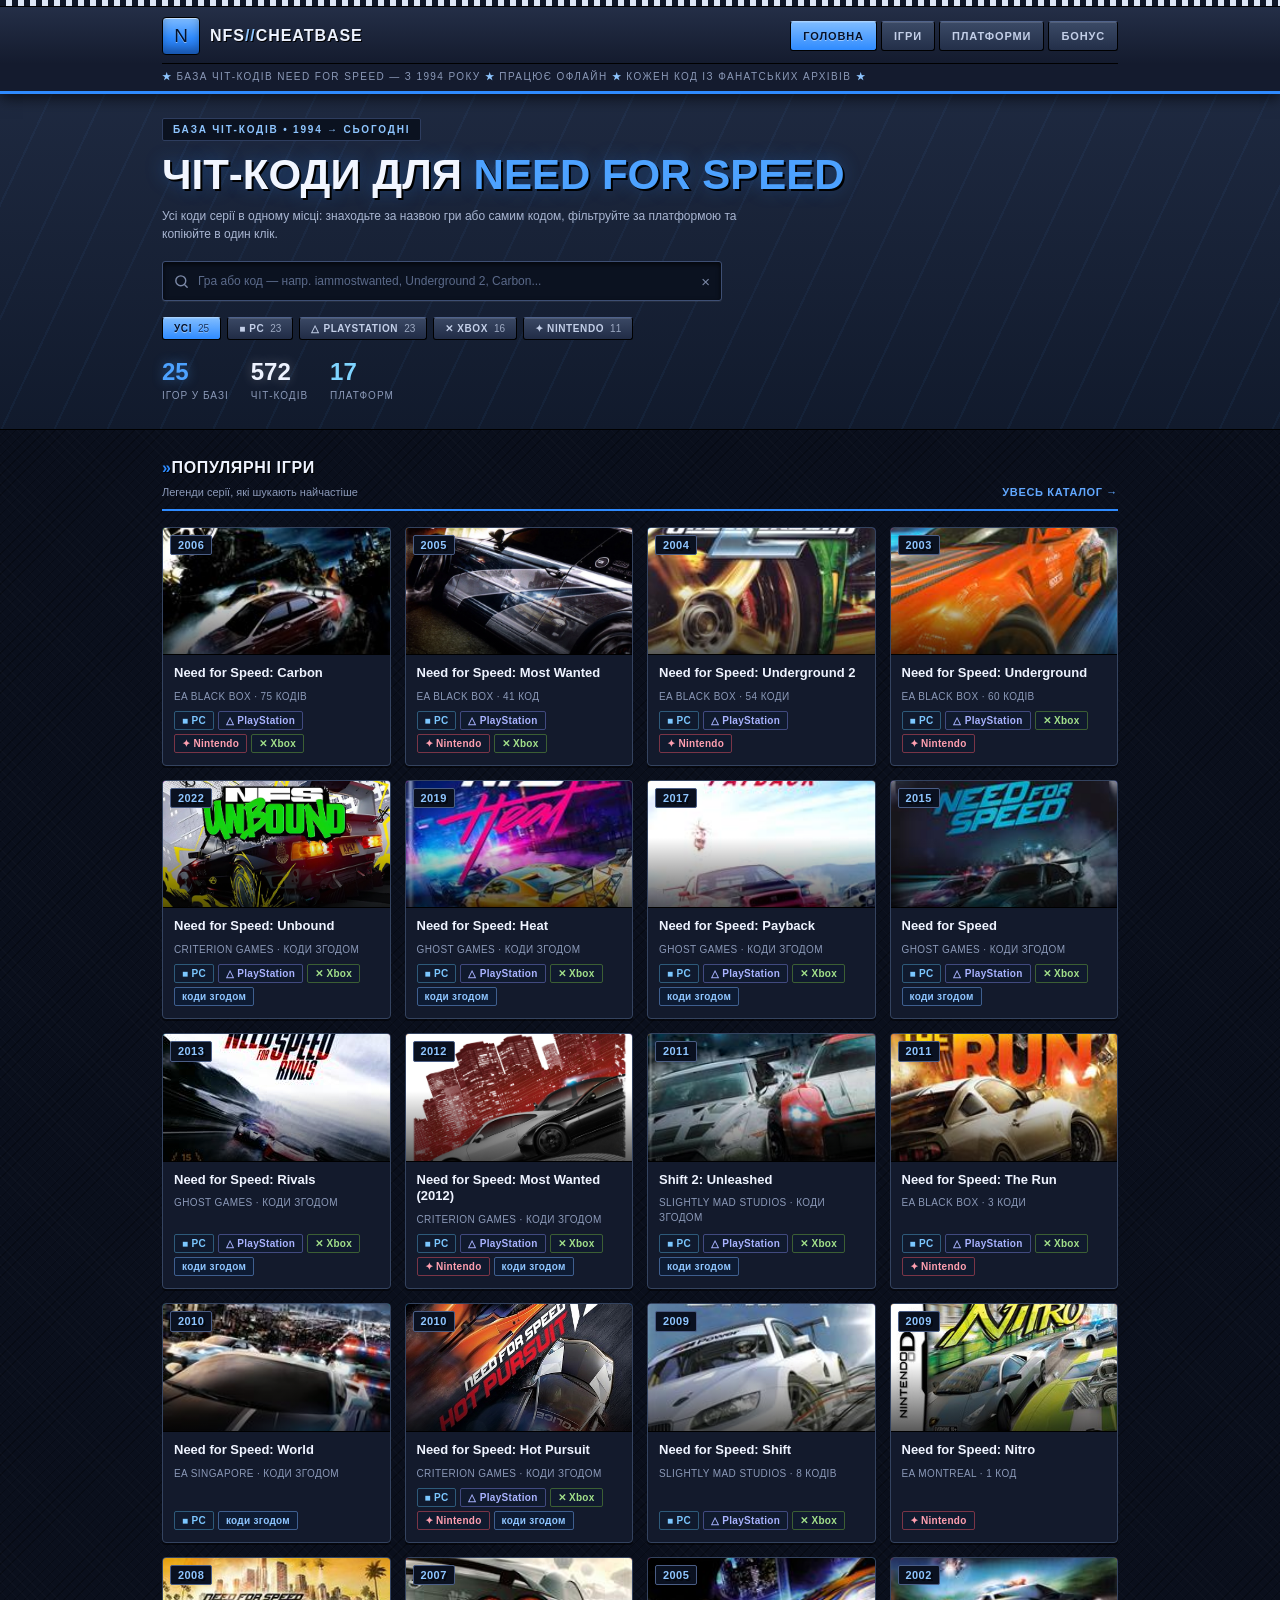
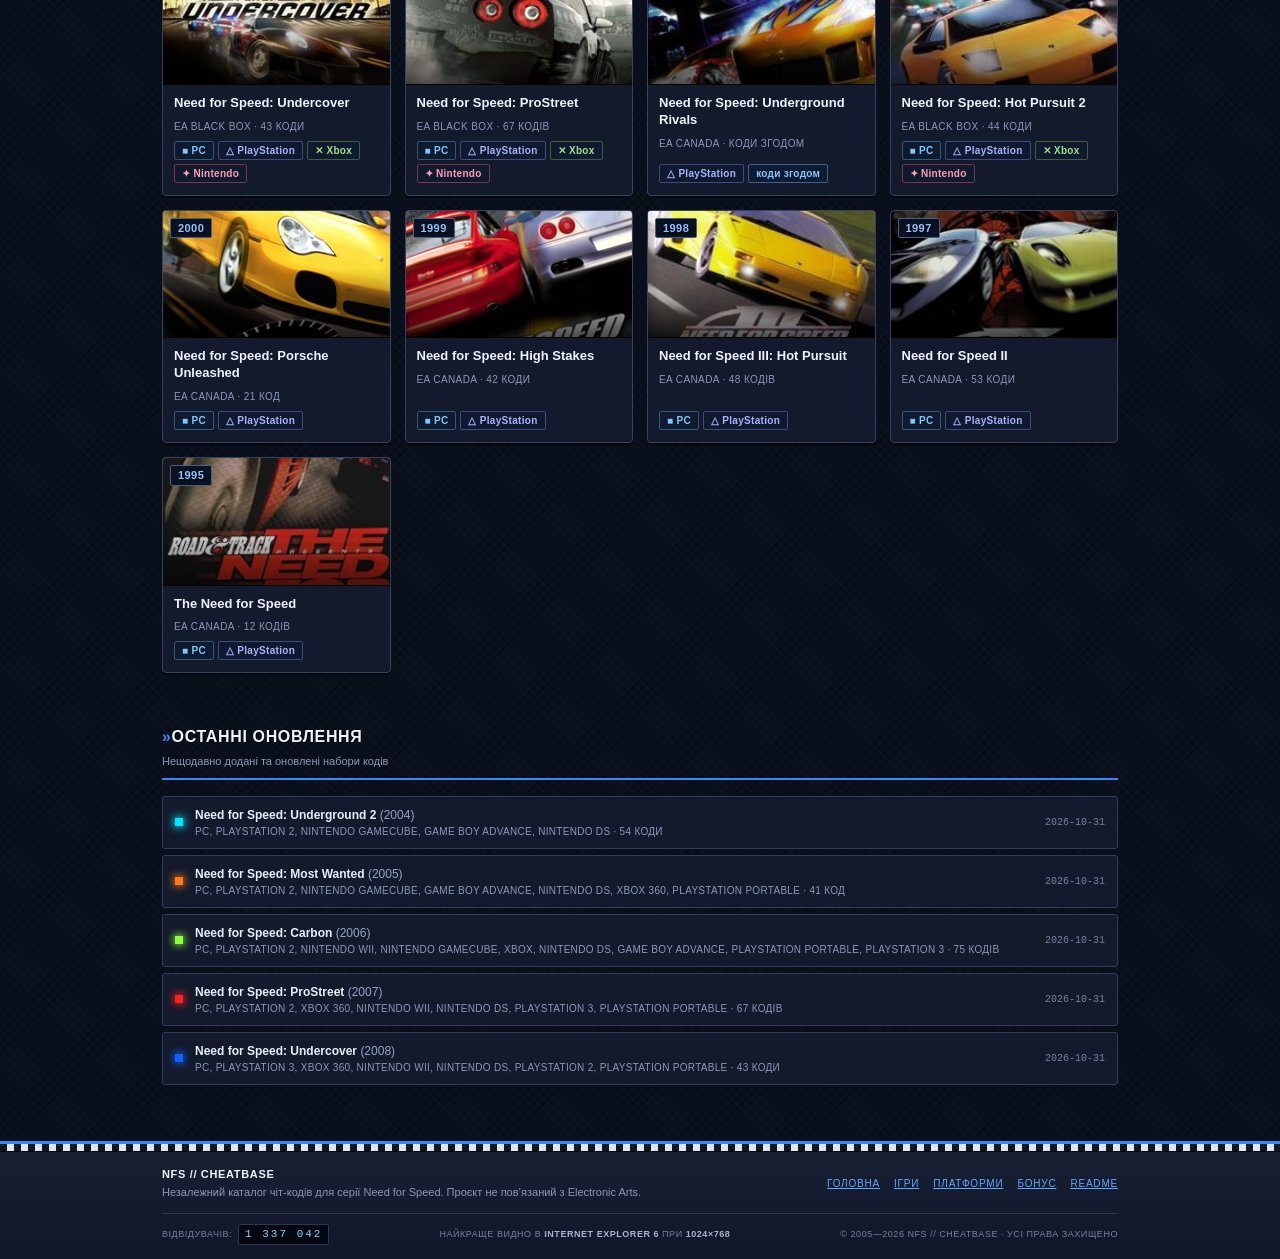
<file: index.html>
<!doctype html>
<html lang="uk">
<head>
  <meta charset="utf-8">
  <meta name="viewport" content="width=device-width, initial-scale=1">
  <title>NFS // CHEATBASE — чіт-коди Need for Speed</title>
  <meta name="description" content="Каталог чіт-кодів для всіх частин Need for Speed: Underground, Most Wanted, Carbon та інших. Пошук, фільтри за платформами, покрокові інструкції.">
  <link rel="stylesheet" href="assets/css/styles.css?v=25">
</head>
<body data-page="home">
  <header id="site-header"></header>

  <main>
    <!-- ================================================================= HERO -->
    <section class="hero">
      <div class="wrap">
        <p class="kicker">База чіт-кодів &bull; 1994 &rarr; сьогодні</p>
        <h1 class="hero-title">Чіт-коди для <span class="grad">Need for Speed</span></h1>
        <p class="hero-sub">
          Усі коди серії в одному місці: знаходьте за назвою гри або самим кодом,
          фільтруйте за платформою та копіюйте в один клік.
        </p>

        <div class="search">
          <div class="search-field">
            <svg width="20" height="20" viewBox="0 0 24 24" fill="none" stroke="currentColor" stroke-width="2" stroke-linecap="round" aria-hidden="true">
              <circle cx="11" cy="11" r="7"></circle><path d="M20 20l-3.2-3.2"></path>
            </svg>
            <label class="sr-only" for="heroSearch">Пошук гри або коду</label>
            <input id="heroSearch" type="search" autocomplete="off" spellcheck="false"
                   placeholder="Гра або код — напр. iammostwanted, Underground 2, Carbon...">
            <button class="search-clear" id="searchClear" type="button" aria-label="Очистити">&times;</button>
          </div>
          <div class="search-results" id="searchResults" hidden></div>
        </div>

        <div class="chips" id="familyChips" role="tablist" aria-label="Фільтр за платформами"></div>

        <div class="hero-stats">
          <div>
            <div class="stat-val neon" id="statGames">—</div>
            <div class="stat-lbl">ігор у базі</div>
          </div>
          <div>
            <div class="stat-val lime" id="statCodes">—</div>
            <div class="stat-lbl">чіт-кодів</div>
          </div>
          <div>
            <div class="stat-val violet" id="statPlatforms">—</div>
            <div class="stat-lbl">платформ</div>
          </div>
        </div>
      </div>
    </section>

    <!-- ============================================================= POPULAR -->
    <section class="section">
      <div class="wrap">
        <div class="section-head">
          <div>
            <h2>Популярні ігри</h2>
            <p class="sub">Легенди серії, які шукають найчастіше</p>
          </div>
          <a class="head-link" href="games.html">Увесь каталог &rarr;</a>
        </div>
        <div class="grid-games" id="popularGrid">
          <div class="loading"><div class="spinner"></div>Завантаження…</div>
        </div>
      </div>
    </section>

    <!-- ============================================================== RECENT -->
    <section class="section">
      <div class="wrap">
        <div class="section-head">
          <div>
            <h2>Останні оновлення</h2>
            <p class="sub">Нещодавно додані та оновлені набори кодів</p>
          </div>
        </div>
        <div class="update-list" id="recentList">
          <div class="loading"><div class="spinner"></div>Завантаження…</div>
        </div>
      </div>
    </section>
  </main>

  <footer id="site-footer"></footer>

  <script src="data/games.js?v=25" defer></script>
  <script src="assets/js/app.js?v=25" defer></script>
  <script src="assets/js/home.js?v=25" defer></script>
</body>
</html>
</file>
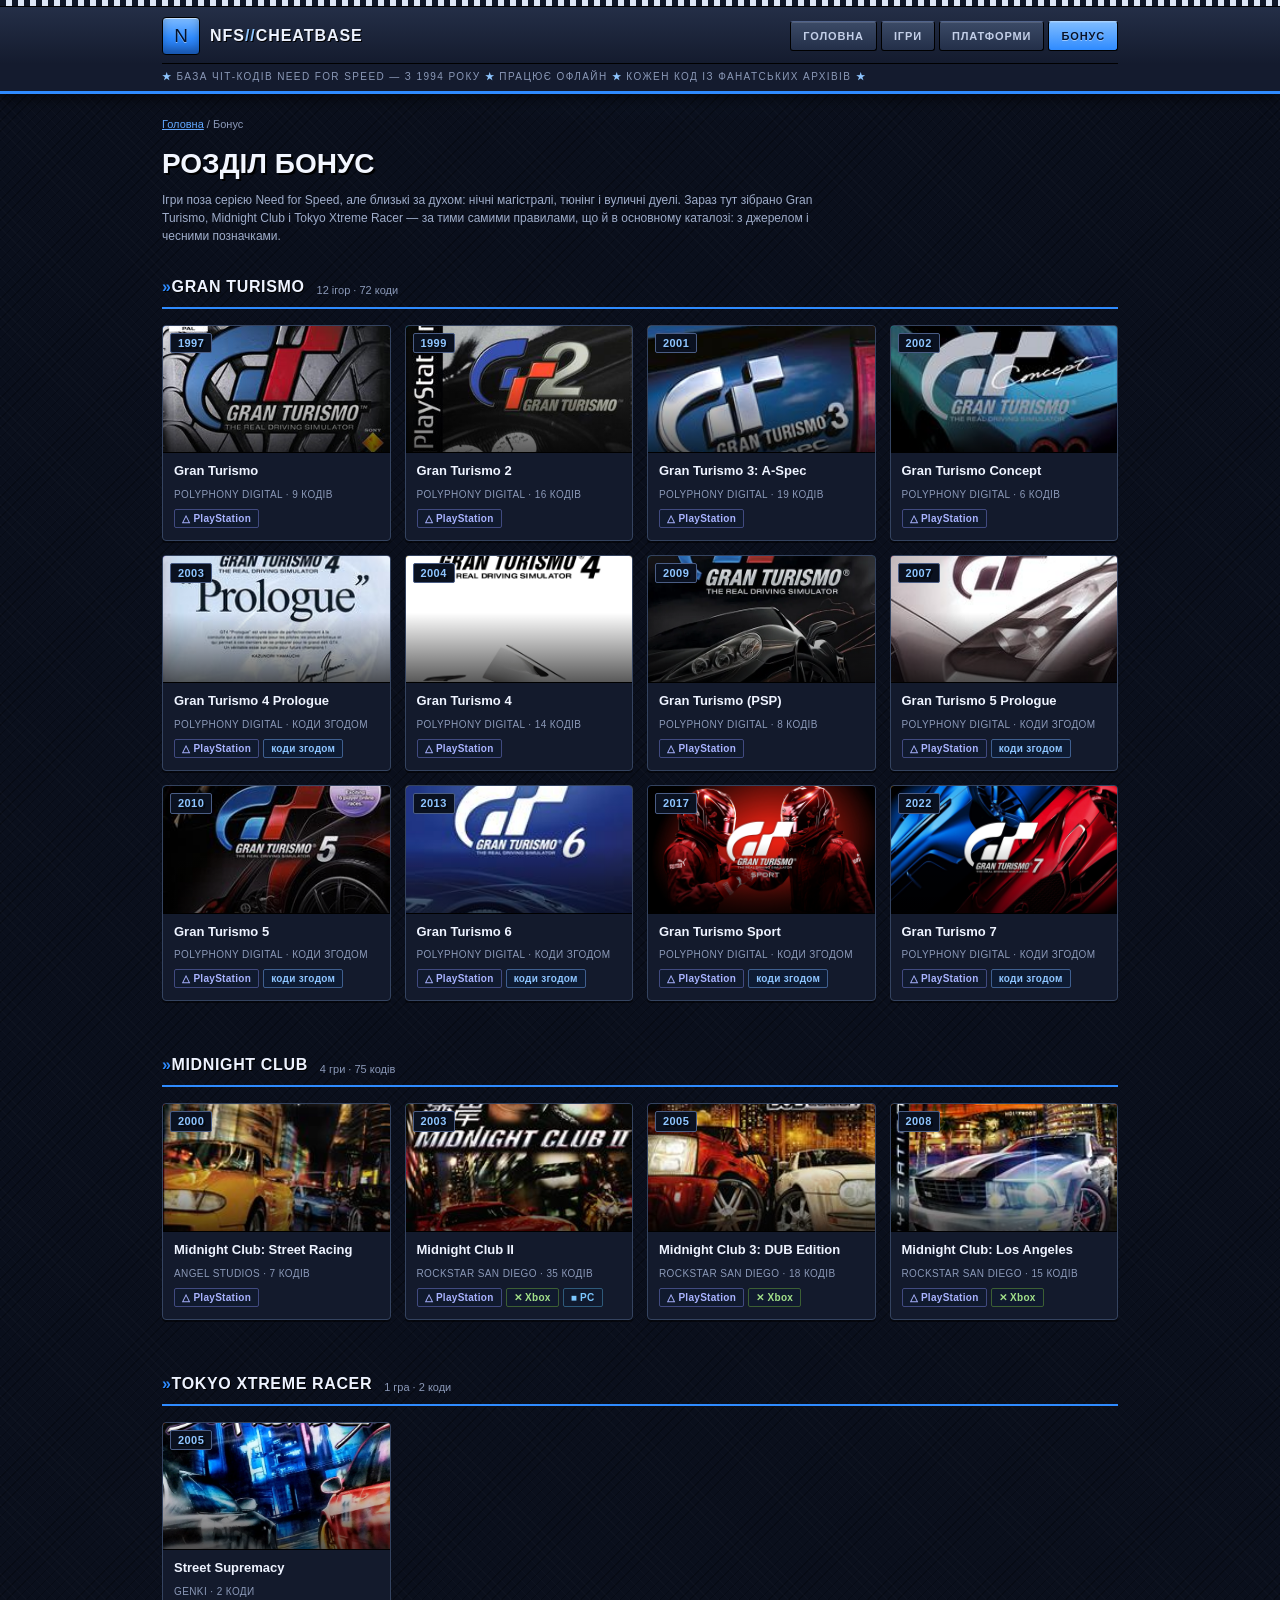
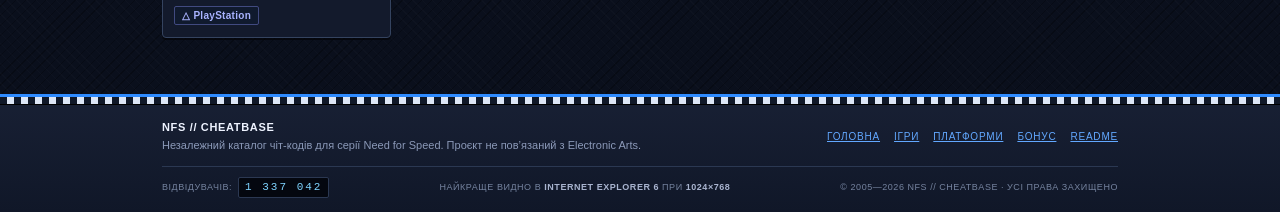
<file: bonus.html>
<!doctype html>
<html lang="uk">
<head>
  <meta charset="utf-8">
  <meta name="viewport" content="width=device-width, initial-scale=1">
  <title>Бонус — NFS // CHEATBASE</title>
  <meta name="description" content="Бонусний розділ: чіт-коди для Gran Turismo, Midnight Club та інших ігор поза серією Need for Speed.">
  <link rel="stylesheet" href="assets/css/styles.css?v=25">
</head>
<body data-page="bonus">
  <header id="site-header"></header>

  <main>
    <div class="wrap">
      <div class="page-head">
        <div class="breadcrumbs"><a href="index.html">Головна</a> / <span>Бонус</span></div>
        <h1>Розділ бонус</h1>
        <p>Ігри поза серією Need for Speed, але близькі за духом: нічні магістралі, тюнінг і
        вуличні дуелі. Зараз тут зібрано Gran Turismo, Midnight Club і Tokyo Xtreme Racer — за
        тими самими правилами, що й в основному каталозі: з джерелом і чесними позначками.</p>
      </div>
    </div>

    <div id="bonusHost">
      <section class="section">
        <div class="wrap">
          <div class="loading"><div class="spinner"></div>Завантаження…</div>
        </div>
      </section>
    </div>
  </main>

  <footer id="site-footer"></footer>

  <script src="data/games.js?v=25" defer></script>
  <script src="assets/js/app.js?v=25" defer></script>
  <script src="assets/js/bonus.js?v=25" defer></script>
</body>
</html>
</file>
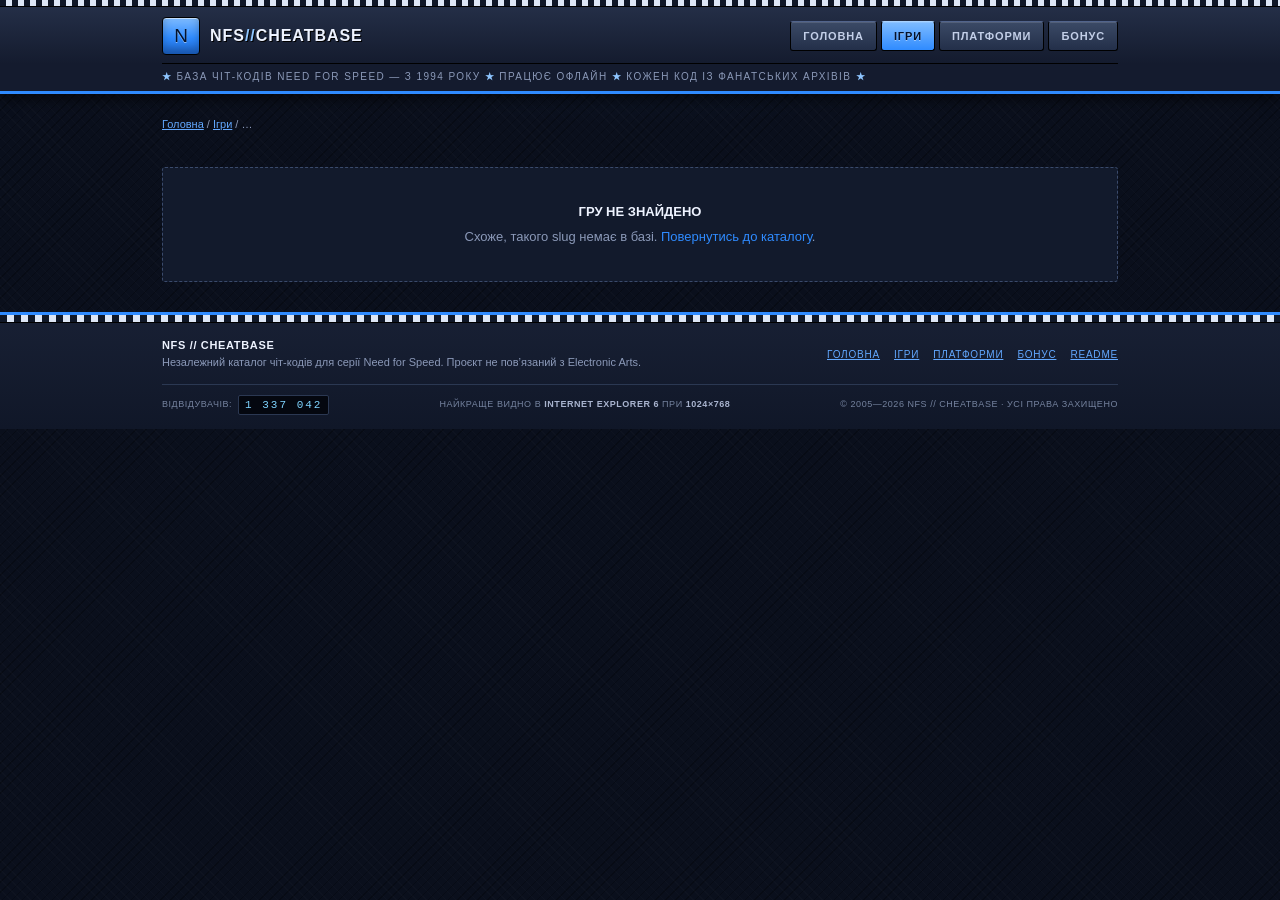
<file: game.html>
<!doctype html>
<html lang="uk">
<head>
  <meta charset="utf-8">
  <meta name="viewport" content="width=device-width, initial-scale=1">
  <title>Гра — NFS // CHEATBASE</title>
  <meta name="description" content="Чіт-коди для обраної гри Need for Speed: усі платформи, категорії та покрокова інструкція.">
  <link rel="stylesheet" href="assets/css/styles.css?v=25">
</head>
<body data-page="games">
  <header id="site-header"></header>

  <main>
    <div class="wrap">
      <div class="page-head">
        <div class="breadcrumbs" id="breadcrumbs">
          <a href="index.html">Головна</a> / <a href="games.html">Ігри</a> / <span>…</span>
        </div>
      </div>
      <div id="gameRoot">
        <div class="loading"><div class="spinner"></div>Завантаження…</div>
      </div>
    </div>
  </main>

  <footer id="site-footer"></footer>

  <script src="data/games.js?v=25" defer></script>
  <script src="assets/js/app.js?v=25" defer></script>
  <script src="assets/js/game.js?v=25" defer></script>
</body>
</html>
</file>
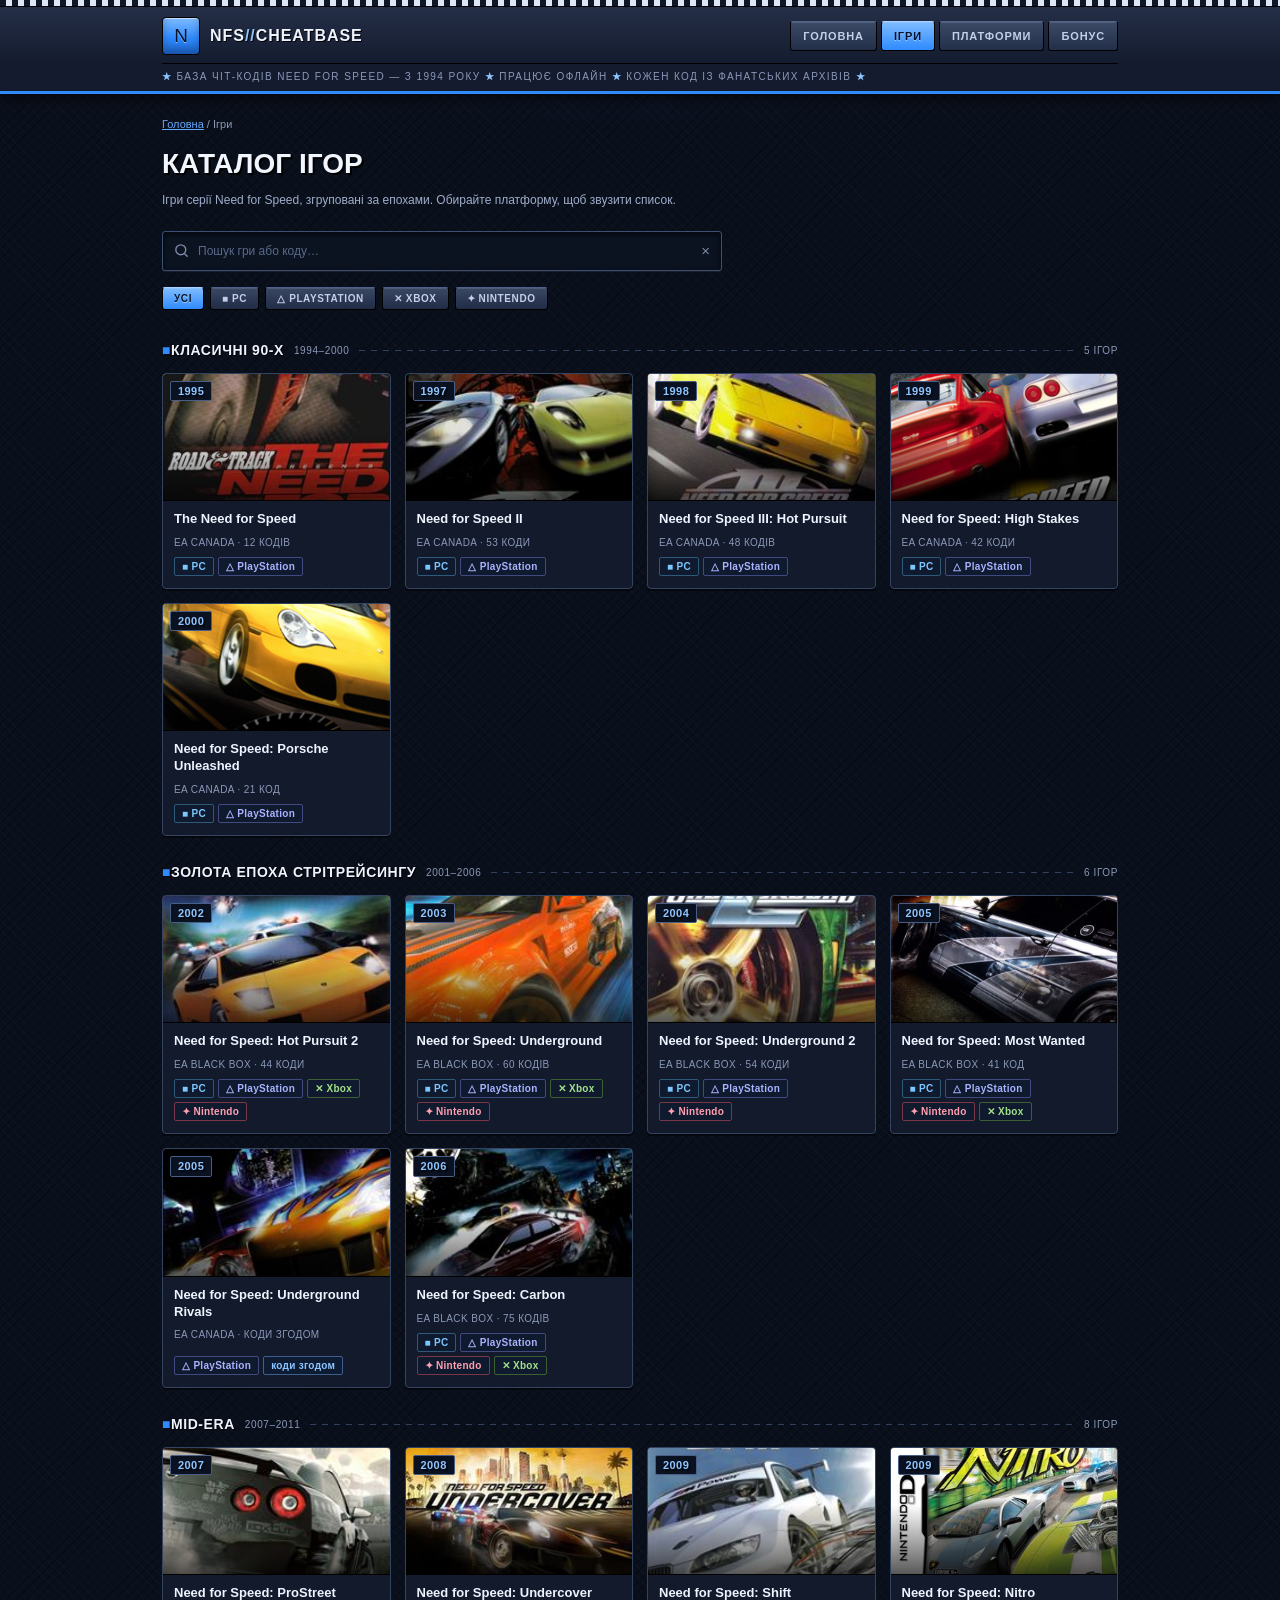
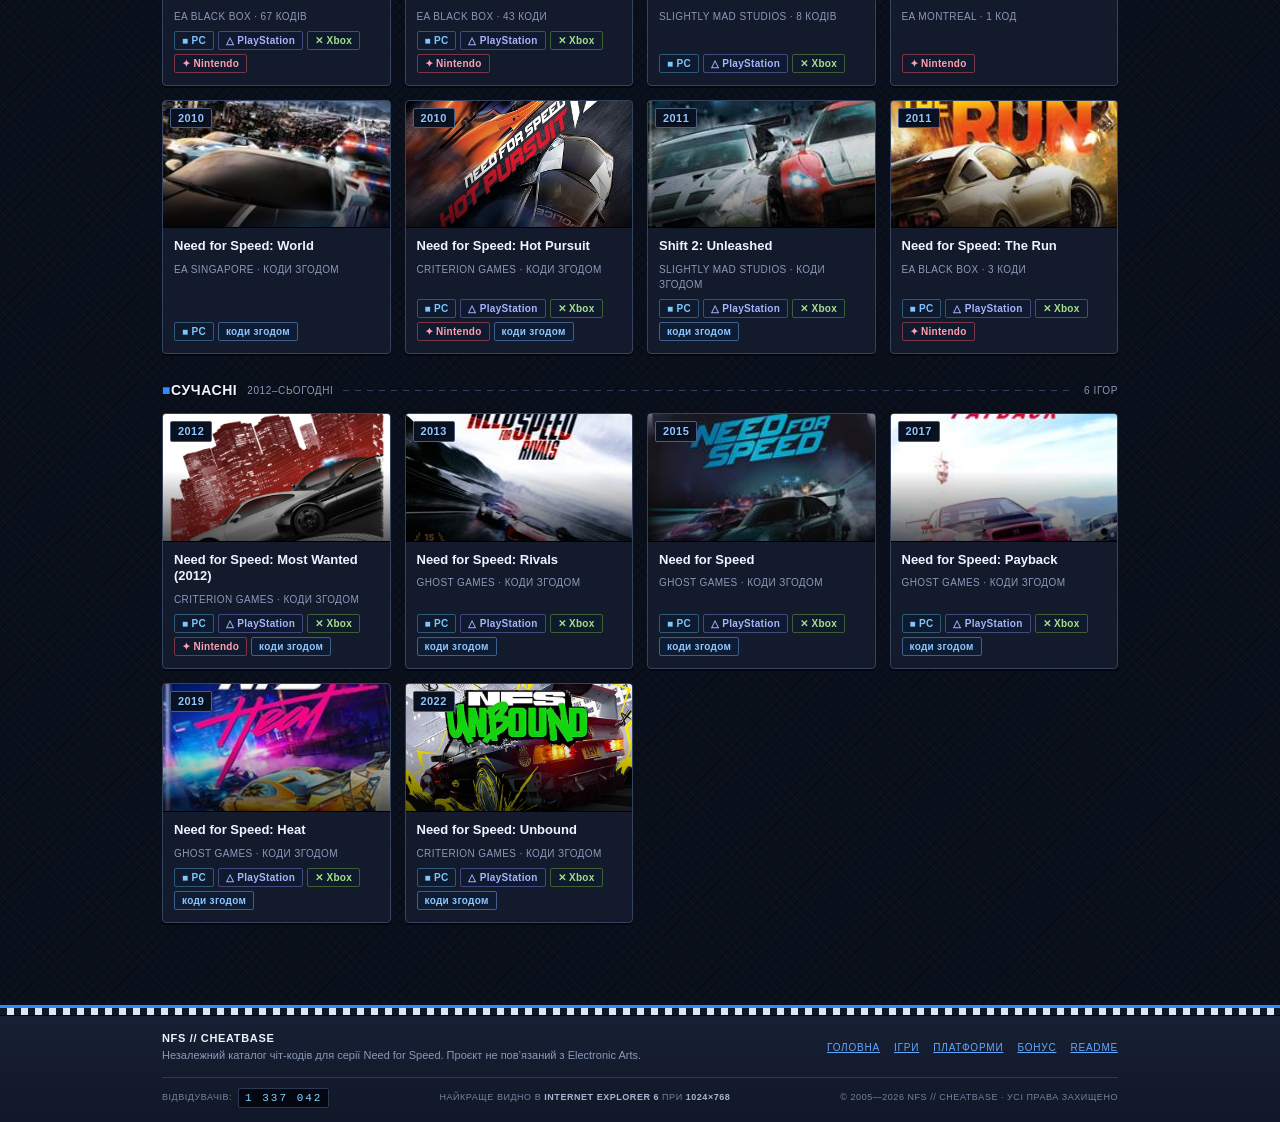
<file: games.html>
<!doctype html>
<html lang="uk">
<head>
  <meta charset="utf-8">
  <meta name="viewport" content="width=device-width, initial-scale=1">
  <title>Каталог ігор — NFS // CHEATBASE</title>
  <meta name="description" content="Усі частини Need for Speed, згруповані за епохами: класика 90-х, золота епоха стрітрейсингу та сучасні ігри.">
  <link rel="stylesheet" href="assets/css/styles.css?v=25">
</head>
<body data-page="games">
  <header id="site-header"></header>

  <main>
    <div class="wrap">
      <div class="page-head">
        <div class="breadcrumbs"><a href="index.html">Головна</a> / <span>Ігри</span></div>
        <h1>Каталог ігор</h1>
        <p>Ігри серії Need for Speed, згруповані за епохами. Обирайте платформу, щоб звузити список.</p>

        <div class="search" style="margin-top:22px">
          <div class="search-field">
            <svg width="20" height="20" viewBox="0 0 24 24" fill="none" stroke="currentColor" stroke-width="2" stroke-linecap="round" aria-hidden="true">
              <circle cx="11" cy="11" r="7"></circle><path d="M20 20l-3.2-3.2"></path>
            </svg>
            <label class="sr-only" for="catalogSearch">Пошук</label>
            <input id="catalogSearch" type="search" autocomplete="off" spellcheck="false" placeholder="Пошук гри або коду…">
            <button class="search-clear" id="searchClear" type="button" aria-label="Очистити">&times;</button>
          </div>
          <div class="search-results" id="searchResults" hidden></div>
        </div>

        <div class="chips" id="catalogChips"></div>
      </div>
    </div>

    <section class="section">
      <div class="wrap">
        <div id="catalog">
          <div class="loading"><div class="spinner"></div>Завантаження…</div>
        </div>
      </div>
    </section>
  </main>

  <footer id="site-footer"></footer>

  <script src="data/games.js?v=25" defer></script>
  <script src="assets/js/app.js?v=25" defer></script>
  <script src="assets/js/catalog.js?v=25" defer></script>
</body>
</html>
</file>
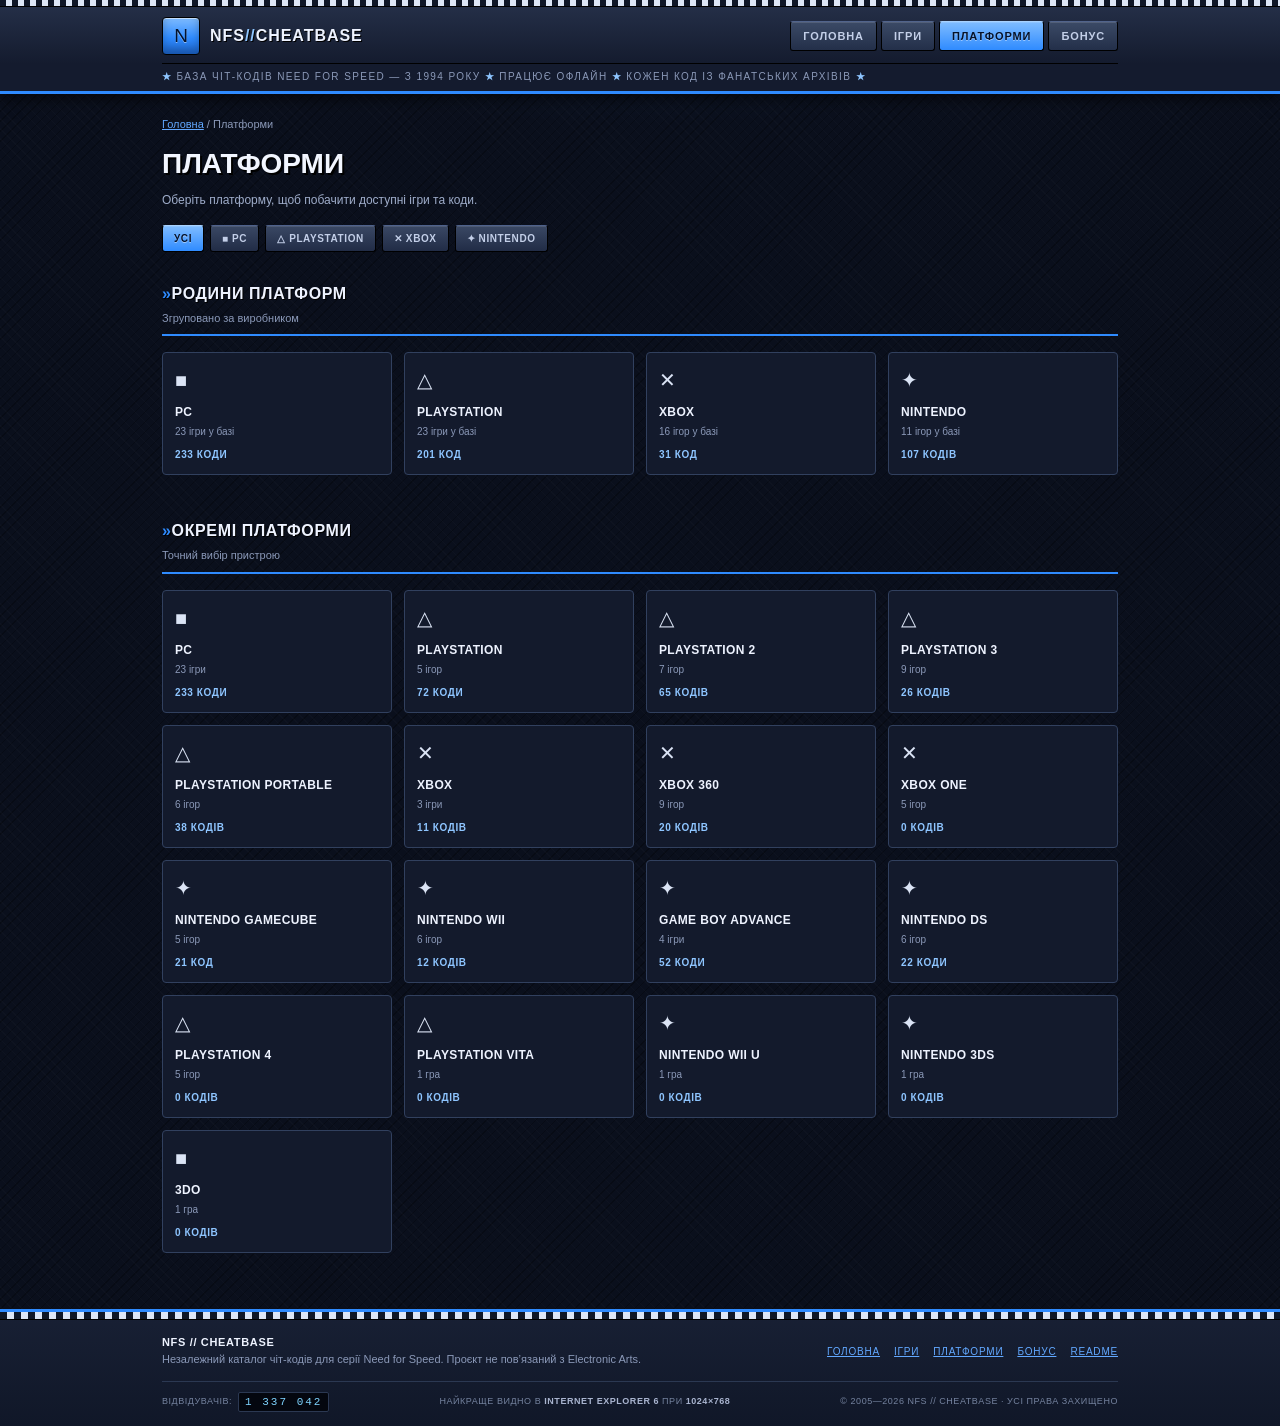
<file: platform.html>
<!doctype html>
<html lang="uk">
<head>
  <meta charset="utf-8">
  <meta name="viewport" content="width=device-width, initial-scale=1">
  <title>Платформи — NFS // CHEATBASE</title>
  <meta name="description" content="Чіт-коди Need for Speed за платформами: PC, PlayStation, Xbox та Nintendo.">
  <link rel="stylesheet" href="assets/css/styles.css?v=25">
</head>
<body data-page="platforms">
  <header id="site-header"></header>

  <main>
    <div class="wrap">
      <div class="page-head">
        <div class="breadcrumbs" id="breadcrumbs"><a href="index.html">Головна</a> / <span>Платформи</span></div>
        <h1 id="pTitle">Платформи</h1>
        <p id="pSub">Оберіть платформу, щоб побачити доступні ігри та коди.</p>
        <div class="chips" id="platformChips"></div>
      </div>
    </div>

    <section class="section">
      <div class="wrap">
        <div id="platformRoot">
          <div class="loading"><div class="spinner"></div>Завантаження…</div>
        </div>
      </div>
    </section>
  </main>

  <footer id="site-footer"></footer>

  <script src="data/games.js?v=25" defer></script>
  <script src="assets/js/app.js?v=25" defer></script>
  <script src="assets/js/platform.js?v=25" defer></script>
</body>
</html>
</file>
<file: assets/css/styles.css>
/* ==========================================================================
   NFS // CHEATBASE — Retro 2005 racing fan-site theme
   Fixed-width layout, beveled chrome, Verdana/Tahoma, black/blue/white
   palette, checkered-flag strips. Zero-build static site, no external assets.
   All class names preserved from the JS modules.
   ========================================================================== */

:root {
  --bg: #0a0f1c;
  --panel: #131a2c;
  --panel-2: #1a2338;
  --panel-3: #24304c;
  --line: #2b3852;
  --line-strong: #3e4f74;
  --text: #dbe4f5;
  --muted: #94a3c4;
  --muted-2: #66738f;

  --neon: #2f8bff;      /* main accent — racing blue */
  --amber: #8ec5ff;     /* light blue labels */
  --lime: #7fd4ff;      /* cyan code text */
  --violet: #b9c9ff;
  --magenta: #ff5470;
  --link: #62a8ff;

  --radius: 4px;
  --radius-sm: 3px;
  --shadow: 0 8px 22px rgba(0, 0, 0, 0.55);
  --font-display: "Arial Black", Verdana, Tahoma, Arial, sans-serif;
  --font-body: Verdana, Geneva, Tahoma, Arial, sans-serif;
  --font-mono: Consolas, "Lucida Console", "Courier New", monospace;
}

* { box-sizing: border-box; }

body {
  margin: 0;
  color: var(--text);
  font-family: var(--font-body);
  font-size: 13px;
  line-height: 1.5;
  background-color: var(--bg);
  background-image:
    repeating-linear-gradient(45deg, rgba(255, 255, 255, 0.016) 0 1px, transparent 1px 7px),
    repeating-linear-gradient(-45deg, rgba(0, 0, 0, 0.28) 0 1px, transparent 1px 7px),
    radial-gradient(900px 380px at 50% -140px, rgba(47, 139, 255, 0.16), transparent 70%);
  min-height: 100vh;
}

::selection { background: var(--neon); color: #04122b; }

a { color: inherit; text-decoration: none; }
img { max-width: 100%; display: block; }

.wrap { width: 100%; max-width: 980px; margin: 0 auto; padding: 0 12px; position: relative; z-index: 1; }
.font-display { font-family: var(--font-display); letter-spacing: 0.02em; }
.text-neon { color: var(--neon); }
.muted { color: var(--muted); }
.sr-only { position: absolute; width: 1px; height: 1px; overflow: hidden; clip: rect(0 0 0 0); }

/* ================================================================= Header */
.site-header {
  background: linear-gradient(#26314a, #141b2e 70%);
  border-bottom: 3px solid var(--neon);
  box-shadow: 0 4px 14px rgba(0, 0, 0, 0.65);
  position: relative;
  z-index: 40;
}
.site-header::before {
  content: "";
  display: block;
  height: 6px;
  background-color: #dde6f5;
  background-image: repeating-conic-gradient(#dde6f5 0% 25%, #0f1626 0% 50%);
  background-size: 12px 12px;
  border-bottom: 1px solid #000;
}
.site-header .bar {
  display: flex;
  align-items: center;
  gap: 14px;
  padding: 10px 0 8px;
}
.logo { display: flex; align-items: center; gap: 10px; }
.logo-mark {
  width: 38px; height: 38px;
  display: grid; place-items: center;
  font-family: var(--font-display);
  font-size: 19px;
  color: #04122b;
  background: linear-gradient(#7fbcff, #2f8bff 55%, #1f6fe0);
  border: 1px solid #000;
  border-radius: var(--radius);
  box-shadow: inset 0 1px 0 rgba(255, 255, 255, 0.55), inset 0 -6px 10px rgba(0, 0, 0, 0.25);
  text-shadow: 0 1px 0 rgba(255, 255, 255, 0.45);
}
.logo-text {
  font-family: var(--font-display);
  font-weight: 700;
  font-size: 16px;
  letter-spacing: 0.06em;
  text-transform: uppercase;
  color: #eef3ff;
  text-shadow: 1px 1px 0 #000;
}
.logo-text b { color: var(--amber); }

.nav { margin-left: auto; display: flex; align-items: center; gap: 4px; }
.nav-link {
  padding: 6px 12px;
  font-weight: 700;
  font-size: 11px;
  letter-spacing: 0.08em;
  text-transform: uppercase;
  color: #c3cfe8;
  background: linear-gradient(#3b4a66, #232f49);
  border: 1px solid #000;
  border-top-color: #51648c;
  border-radius: var(--radius-sm);
  box-shadow: inset 0 1px 0 rgba(255, 255, 255, 0.12);
}
.nav-link:hover { background: linear-gradient(#4a5c7e, #2c3a58); color: #fff; }
.nav-link.is-active {
  background: linear-gradient(#7fbcff, #2f8bff);
  color: #04122b;
  border-color: #000;
  border-top-color: #a8d2ff;
  text-shadow: 0 1px 0 rgba(255, 255, 255, 0.45);
}

.tagline {
  padding: 5px 0 7px;
  border-top: 1px solid #000;
  color: #8b99b8;
  font-size: 10px;
  letter-spacing: 0.14em;
  text-transform: uppercase;
}
.tagline b { color: var(--amber); font-weight: 700; }

.menu-btn { display: none; }

.mobile-nav { display: none; border-top: 1px solid #000; background: #111828; }
.mobile-nav.open { display: block; }
.mobile-nav a {
  display: block;
  padding: 10px 12px;
  border-bottom: 1px solid #26314a;
  font-weight: 700;
  font-size: 11px;
  letter-spacing: 0.08em;
  text-transform: uppercase;
  color: #c9d4ea;
}
.mobile-nav a:hover { background: #1a2338; color: #fff; }

/* =================================================================== Hero */
.hero {
  position: relative;
  padding: 24px 0 26px;
  border-bottom: 1px solid #000;
  overflow: hidden;
  background:
    repeating-linear-gradient(115deg, transparent 0 46px, rgba(77, 162, 255, 0.05) 46px 48px),
    linear-gradient(#1e2940, #111a2c);
}
.kicker {
  display: inline-block;
  margin: 0 0 12px;
  padding: 3px 10px;
  background: #0b1220;
  border: 1px solid #2e3d5f;
  border-radius: 2px;
  color: var(--amber);
  font-size: 10px;
  font-weight: 700;
  letter-spacing: 0.18em;
  text-transform: uppercase;
}
.hero-title {
  font-family: var(--font-display);
  font-weight: 800;
  font-size: clamp(26px, 4.8vw, 42px);
  line-height: 1.05;
  margin: 0 0 10px;
  color: #f2f6ff;
  text-transform: uppercase;
  text-shadow: 2px 2px 0 #000, 0 0 18px rgba(47, 139, 255, 0.35);
}
.hero-title .grad { color: #4da2ff; }
.hero-sub { max-width: 620px; margin: 0 0 18px; color: #a9b6d2; font-size: 12px; }

/* ================================================================= Search */
.search { position: relative; max-width: 560px; }
.search-field {
  display: flex;
  align-items: center;
  gap: 8px;
  padding: 3px 3px 3px 10px;
  background: #0b1220;
  border: 1px solid var(--line-strong);
  border-radius: var(--radius-sm);
  box-shadow: inset 0 2px 5px rgba(0, 0, 0, 0.7), 0 1px 0 rgba(255, 255, 255, 0.06);
}
.search-field:focus-within {
  border-color: var(--neon);
  box-shadow: inset 0 2px 5px rgba(0, 0, 0, 0.7), 0 0 0 2px rgba(47, 139, 255, 0.3);
}
.search-field svg { flex: none; width: 17px; height: 17px; color: #7d8aa8; }
.search-field input {
  flex: 1; min-width: 0;
  background: transparent; border: 0; outline: 0;
  color: #eef3ff;
  font-family: var(--font-body);
  font-size: 12px;
  padding: 9px 0;
}
.search-field input::placeholder { color: #5b6a8a; }
.search-field input::-webkit-search-cancel-button,
.search-field input::-webkit-search-decoration { -webkit-appearance: none; }
.search-clear {
  border: 0; background: transparent; color: #7d8aa8;
  cursor: pointer; padding: 0 8px; font-size: 15px; line-height: 1;
}
.search-clear:hover { color: #fff; }

.search-results {
  position: absolute;
  top: calc(100% + 6px);
  left: 0; right: 0;
  z-index: 30;
  max-height: 380px;
  overflow-y: auto;
  background: #131c30;
  border: 1px solid #4a5d85;
  border-radius: var(--radius-sm);
  box-shadow: 0 10px 24px rgba(0, 0, 0, 0.75);
}
.search-group-label {
  padding: 7px 10px 4px;
  font-size: 9px;
  letter-spacing: 0.16em;
  text-transform: uppercase;
  color: #8b99b8;
  font-weight: 700;
  background: #1b2540;
  border-bottom: 1px solid #2b3852;
}
.search-item {
  display: flex;
  align-items: center;
  gap: 10px;
  padding: 8px 10px;
  cursor: pointer;
  border-bottom: 1px solid #22304c;
}
.search-item:hover, .search-item.is-active { background: #1e2942; box-shadow: inset 3px 0 0 var(--neon); }
.search-item .si-thumb {
  width: 30px;
  height: 30px;
  flex: none;
  object-fit: cover;
  object-position: center;
  border: 1px solid #2b3852;
  border-radius: 2px;
  background: #04070f;
}
.search-item .si-main { min-width: 0; flex: 1; }
.search-item .si-title { font-weight: 700; font-size: 12px; color: #eef3ff; white-space: nowrap; overflow: hidden; text-overflow: ellipsis; }
.search-item .si-meta { font-size: 10px; color: #8b99b8; white-space: nowrap; overflow: hidden; text-overflow: ellipsis; }
.search-item .si-code {
  font-family: var(--font-mono);
  font-size: 11px;
  color: var(--lime);
  background: #04070f;
  border: 1px solid #2b3852;
  border-radius: 2px;
  padding: 2px 6px;
  white-space: nowrap;
}
.search-empty { padding: 14px 12px; color: #8b99b8; }

/* ====================================================== Chips / filter bar */
.chips { display: flex; flex-wrap: wrap; gap: 6px; margin-top: 16px; }
.chip {
  display: inline-flex;
  align-items: center;
  gap: 6px;
  padding: 5px 11px;
  font-family: var(--font-body);
  font-size: 10px;
  font-weight: 700;
  letter-spacing: 0.06em;
  text-transform: uppercase;
  color: #c3cfe8;
  background: linear-gradient(#3a4864, #212c46);
  border: 1px solid #000;
  border-top-color: #4f628c;
  border-radius: var(--radius-sm);
  box-shadow: inset 0 1px 0 rgba(255, 255, 255, 0.1);
  cursor: pointer;
}
.chip:hover { color: #fff; border-top-color: #6a80ad; }
.chip.is-active {
  background: linear-gradient(#7fbcff, #2f8bff);
  color: #04122b;
  border-color: #000;
  border-top-color: #a8d2ff;
  text-shadow: 0 1px 0 rgba(255, 255, 255, 0.45);
}
.chip .cnt { font-size: 10px; opacity: 0.75; font-weight: 400; letter-spacing: 0; }

/* ================================================================ Numbers */
.hero-stats { display: flex; flex-wrap: wrap; gap: 22px; margin-top: 20px; }
.stat-val { font-family: var(--font-display); font-weight: 800; font-size: 24px; line-height: 1; }
.stat-val.neon { color: #4da2ff; text-shadow: 0 0 12px rgba(77, 162, 255, 0.45); }
.stat-val.lime { color: #eef3ff; text-shadow: 0 0 12px rgba(238, 243, 255, 0.3); }
.stat-val.violet { color: var(--lime); }
.stat-lbl { color: #8b99b8; font-size: 10px; letter-spacing: 0.1em; text-transform: uppercase; margin-top: 4px; }

/* ================================================================ Sections */
.section { padding: 26px 0; }
.section-head {
  display: flex;
  align-items: flex-end;
  gap: 12px;
  margin-bottom: 16px;
  padding-bottom: 8px;
  border-bottom: 2px solid var(--neon);
}
.section-head h2 {
  font-family: var(--font-body);
  font-size: 16px;
  font-weight: 700;
  text-transform: uppercase;
  letter-spacing: 0.04em;
  margin: 0;
  color: #eef3ff;
  text-shadow: 1px 1px 0 #000;
}
.section-head h2::before { content: "\00BB "; color: var(--neon); }
.section-head .sub { color: #8b99b8; font-size: 11px; margin: 4px 0 0; }
.section-head .head-link {
  margin-left: auto;
  color: var(--link);
  font-weight: 700;
  font-size: 11px;
  white-space: nowrap;
  text-transform: uppercase;
  letter-spacing: 0.06em;
}
.section-head .head-link:hover { color: #9cc6ff; text-decoration: underline; }

/* =========================================================== Game grid */
.grid-games {
  display: grid;
  gap: 14px;
  grid-template-columns: repeat(auto-fill, minmax(225px, 1fr));
}
.game-card {
  display: flex;
  flex-direction: column;
  background: var(--panel);
  border: 1px solid #34435f;
  border-radius: var(--radius);
  overflow: hidden;
  box-shadow: 0 2px 0 rgba(0, 0, 0, 0.5);
}
.game-card:hover {
  border-color: var(--neon);
  box-shadow: 0 0 0 1px rgba(47, 139, 255, 0.4), 0 8px 18px rgba(0, 0, 0, 0.6);
}
.game-card .cover {
  position: relative;
  aspect-ratio: 16 / 9;
  display: grid; place-items: center;
  font-family: var(--font-display);
  font-weight: 800;
  font-size: 34px;
  color: rgba(255, 255, 255, 0.95);
  text-shadow: 2px 2px 0 rgba(0, 0, 0, 0.55);
  border-bottom: 1px solid #000;
}
.game-card .cover::after {
  content: "";
  position: absolute; inset: 0;
  z-index: 1;
  background: linear-gradient(180deg, rgba(0, 0, 0, 0) 45%, rgba(0, 0, 0, 0.65));
}
.game-card .cover.has-cover { background: #04070f; }
.game-card .cover-img {
  position: absolute;
  inset: 0;
  z-index: 0;
  width: 100%;
  height: 100%;
  object-fit: cover;
  object-position: center;
  display: block;
}
.game-card .cover-label {
  position: relative;
  z-index: 1;
}
.game-card .year-badge {
  position: absolute;
  top: 7px; left: 7px;
  z-index: 2;
  padding: 1px 7px;
  border-radius: 2px;
  background: #0a1120;
  color: var(--amber);
  border: 1px solid #4a5d85;
  font-family: var(--font-display);
  font-weight: 700;
  font-size: 11px;
  letter-spacing: 0.04em;
}
.game-card .body { padding: 10px 11px 12px; display: flex; flex-direction: column; gap: 7px; flex: 1; }
.game-card h3 { margin: 0; font-size: 13px; font-weight: 700; line-height: 1.3; color: #eef3ff; }
.game-card .meta { color: #8b99b8; font-size: 10px; text-transform: uppercase; letter-spacing: 0.04em; }
.game-card .platforms { display: flex; flex-wrap: wrap; gap: 4px; margin-top: auto; }

.badge {
  display: inline-flex;
  align-items: center;
  gap: 4px;
  padding: 1px 7px;
  font-size: 10px;
  font-weight: 700;
  letter-spacing: 0.03em;
  color: #a9b4cf;
  background: #101a2e;
  border: 1px solid #31405e;
  border-radius: 2px;
  white-space: nowrap;
}
.badge.f-pc { color: #7cc7ff; border-color: #2e5a7a; }
.badge.f-playstation { color: #a9b3ff; border-color: #414a80; }
.badge.f-xbox { color: #a2e08a; border-color: #3c5f34; }
.badge.f-nintendo { color: #ff9fb0; border-color: #7a3547; }
.badge.f-mobile { color: #ffcf8a; border-color: #7a5a2e; }
.badge.soon { color: var(--amber); border-color: #3f5f8f; background: #0d1b33; }

/* ===================================================== Latest updates list */
.update-list { display: grid; gap: 6px; }
.update-row {
  display: flex;
  align-items: center;
  gap: 12px;
  padding: 9px 12px;
  background: var(--panel);
  border: 1px solid #2f3e5e;
  border-radius: var(--radius-sm);
}
.update-row:hover { background: #1e2942; border-color: #4a5d85; box-shadow: inset 3px 0 0 var(--neon); }
.update-row .dot {
  width: 8px; height: 8px;
  flex: none;
  border-radius: 0;
  box-shadow: 0 0 8px 1px currentColor;
}
.update-row .u-main { min-width: 0; flex: 1; }
.update-row .u-title { font-weight: 700; font-size: 12px; color: #e9eefb; }
.update-row .u-title .muted { font-weight: 400; }
.update-row .u-meta { color: #8b99b8; font-size: 10px; text-transform: uppercase; letter-spacing: 0.03em; }
.update-row .u-date { color: #75839f; font-size: 10px; white-space: nowrap; font-family: var(--font-mono); }

/* ========================================================== Era grouping */
.era-block { margin-bottom: 26px; }
.era-head { display: flex; align-items: center; gap: 10px; margin-bottom: 12px; }
.era-head .era-line {
  flex: 1;
  height: 1px;
  background: repeating-linear-gradient(90deg, #31405e 0 6px, transparent 6px 12px);
}
.era-head h3 {
  font-family: var(--font-body);
  font-size: 14px;
  font-weight: 700;
  margin: 0;
  text-transform: uppercase;
  letter-spacing: 0.04em;
  color: #eef3ff;
  text-shadow: 1px 1px 0 #000;
}
.era-head h3::before { content: "\25A0 "; color: var(--neon); }
.era-head .era-range { color: #8b99b8; font-size: 10px; text-transform: uppercase; letter-spacing: 0.06em; }
.era-empty {
  padding: 20px;
  border: 1px dashed #3a4a6b;
  border-radius: var(--radius-sm);
  background: #121a2c;
  color: #8b99b8;
  text-align: center;
}

/* =============================================================== Page head */
.page-head { padding: 22px 0 4px; }
.breadcrumbs { color: #8b99b8; font-size: 11px; margin-bottom: 10px; }
.breadcrumbs a { color: var(--link); text-decoration: underline; }
.breadcrumbs a:hover { color: #9cc6ff; }
.page-head h1 {
  font-family: var(--font-display);
  font-size: clamp(20px, 3.2vw, 28px);
  margin: 0 0 6px;
  text-transform: uppercase;
  color: #f2f6ff;
  text-shadow: 2px 2px 0 #000;
}
.page-head p { color: #9fadca; max-width: 680px; margin: 6px 0 0; font-size: 12px; }

/* =============================================================== Game page */
.game-hero {
  display: grid;
  grid-template-columns: 250px 1fr;
  gap: 18px;
  padding: 16px;
  background: linear-gradient(#1e2940, #161f33);
  border: 1px solid #35446b;
  border-radius: var(--radius);
  box-shadow: 0 6px 18px rgba(0, 0, 0, 0.5), inset 0 1px 0 rgba(255, 255, 255, 0.05);
}
.game-cover {
  position: relative;
  overflow: hidden;
  aspect-ratio: 4 / 3;
  display: grid; place-items: center;
  border-radius: var(--radius-sm);
  font-family: var(--font-display);
  font-weight: 800;
  font-size: 46px;
  color: #fff;
  border: 1px solid #000;
  box-shadow: inset 0 0 0 1px rgba(255, 255, 255, 0.15), inset 0 -30px 40px rgba(0, 0, 0, 0.35);
  text-shadow: 2px 2px 0 rgba(0, 0, 0, 0.5);
}
.game-cover .cover-img {
  position: absolute;
  inset: 0;
  width: 100%;
  height: 100%;
  object-fit: cover;
  object-position: center;
  display: block;
}
.game-facts { display: flex; flex-wrap: wrap; gap: 8px 20px; margin: 12px 0 0; }
.fact .f-lbl { color: #7d8aa8; font-size: 9px; letter-spacing: 0.14em; text-transform: uppercase; }
.fact .f-val { font-weight: 700; font-size: 12px; color: #e9eefb; }
.game-blurb { color: #a4b1cd; margin: 10px 0 0; max-width: 62ch; font-size: 12px; }

/* Tabs */
.tabs { display: flex; flex-wrap: wrap; gap: 4px; margin: 18px 0 14px; }
.tab {
  display: inline-flex;
  align-items: center;
  gap: 6px;
  padding: 6px 12px;
  font-family: var(--font-body);
  font-size: 11px;
  font-weight: 700;
  letter-spacing: 0.05em;
  text-transform: uppercase;
  color: #b9c5e2;
  background: linear-gradient(#34425f, #202b44);
  border: 1px solid #000;
  border-top-color: #4a5d85;
  border-radius: var(--radius-sm) var(--radius-sm) 0 0;
  box-shadow: inset 0 1px 0 rgba(255, 255, 255, 0.1);
  cursor: pointer;
}
.tab:hover { color: #fff; background: linear-gradient(#3f5070, #2a3856); }
.tab.is-active {
  background: linear-gradient(#7fbcff, #2f8bff);
  color: #04122b;
  border-top-color: #a8d2ff;
  text-shadow: 0 1px 0 rgba(255, 255, 255, 0.45);
}
.tab .cnt { font-size: 9px; padding: 0 5px; border-radius: 2px; background: #0a1120; color: #a9b4cf; }
.tab.is-active .cnt { background: rgba(255, 255, 255, 0.4); color: #04122b; }

/* Instructions */
.howto {
  margin: 0 0 16px;
  padding: 12px 14px;
  background: #131c30;
  border: 1px solid #2f3e5e;
  border-left: 4px solid var(--neon);
  border-radius: var(--radius-sm);
}
.howto h3 { margin: 0 0 8px; font-size: 10px; letter-spacing: 0.16em; text-transform: uppercase; color: var(--amber); }
.howto ol { margin: 0; padding-left: 18px; }
.howto li { margin: 3px 0; font-size: 12px; }

/* Code groups */
.code-group { margin-bottom: 18px; }
.code-group-head {
  display: flex;
  align-items: center;
  gap: 10px;
  margin-bottom: 8px;
  padding-bottom: 5px;
  border-bottom: 1px solid #2b3852;
}
.code-group-head h3 {
  font-family: var(--font-body);
  font-size: 12px;
  letter-spacing: 0.08em;
  text-transform: uppercase;
  margin: 0;
  color: var(--amber);
}
.code-group-head .cnt { color: #75839f; font-size: 10px; }
.code-list { display: grid; gap: 5px; }
.code-row {
  display: flex;
  align-items: center;
  gap: 12px;
  padding: 8px 10px;
  background: #141d32;
  border: 1px solid #2c3a58;
  border-radius: var(--radius-sm);
}
.code-row:hover { border-color: #4a5d85; background: #17223a; }
.code-info { min-width: 0; flex: 1; }
.code-name { font-weight: 700; font-size: 12px; color: #eef3ff; }
.code-effect { color: #93a0bb; font-size: 10px; margin-top: 1px; }
.code-value {
  font-family: var(--font-mono);
  font-size: 12px;
  font-weight: 700;
  color: var(--lime);
  background: #04070f;
  border: 1px solid #2b3852;
  border-radius: 2px;
  padding: 5px 8px;
  white-space: pre-wrap;
  overflow-wrap: anywhere;
  max-width: 340px;
  overflow-x: auto;
  box-shadow: inset 0 1px 3px rgba(0, 0, 0, 0.8);
}
.code-buttons { display: flex; gap: 4px; flex-wrap: wrap; justify-content: flex-end; max-width: 340px; }
.kbd {
  display: inline-grid; place-items: center;
  min-width: 24px; height: 24px;
  padding: 0 6px;
  font-family: var(--font-body);
  font-weight: 700;
  font-size: 10px;
  color: #e9eefb;
  background: linear-gradient(#46587a, #25314c);
  border: 1px solid #0d1526;
  border-top-color: #5f74a0;
  border-radius: var(--radius-sm);
  box-shadow: 0 2px 0 #000, inset 0 1px 0 rgba(255, 255, 255, 0.15);
  text-shadow: 0 1px 0 #000;
}
.copy-btn {
  flex: none;
  display: inline-flex;
  align-items: center;
  gap: 5px;
  padding: 5px 11px;
  font-family: var(--font-body);
  font-weight: 700;
  font-size: 10px;
  letter-spacing: 0.06em;
  text-transform: uppercase;
  color: #04122b;
  background: linear-gradient(#7fbcff, #2f8bff);
  border: 1px solid #000;
  border-top-color: #a8d2ff;
  border-radius: var(--radius-sm);
  box-shadow: inset 0 1px 0 rgba(255, 255, 255, 0.35);
  text-shadow: 0 1px 0 rgba(255, 255, 255, 0.45);
  cursor: pointer;
}
.copy-btn:hover { background: linear-gradient(#8cc3ff, #4a9bff); }
.copy-btn.is-copied { background: linear-gradient(#a4ff6b, #4fbf12); color: #0d2200; }

/* =========================================================== Platform page */
.platform-grid { display: grid; gap: 12px; grid-template-columns: repeat(auto-fill, minmax(200px, 1fr)); }
.platform-card {
  padding: 12px;
  background: var(--panel);
  border: 1px solid #31405e;
  border-radius: var(--radius);
}
.platform-card:hover { border-color: var(--neon); box-shadow: 0 0 0 1px rgba(47, 139, 255, 0.4); }
.platform-card .p-icon { font-size: 20px; }
.platform-card h3 {
  font-family: var(--font-body);
  font-size: 12px;
  margin: 8px 0 3px;
  text-transform: uppercase;
  letter-spacing: 0.03em;
  color: #eef3ff;
}
.platform-card p { color: #8b99b8; font-size: 10px; margin: 0; }
.platform-card .p-count {
  color: var(--amber);
  font-weight: 700;
  font-size: 10px;
  margin-top: 8px;
  text-transform: uppercase;
  letter-spacing: 0.06em;
}

/* ================================================================= Footer */
.site-footer {
  margin-top: 30px;
  border-top: 3px solid var(--neon);
  background: linear-gradient(#182034, #101728);
  color: #8b99b8;
  font-size: 11px;
}
.site-footer::before {
  content: "";
  display: block;
  height: 7px;
  background-color: #dde6f5;
  background-image: repeating-conic-gradient(#dde6f5 0% 25%, #101828 0% 50%);
  background-size: 14px 14px;
  border-bottom: 1px solid #000;
}
.site-footer .wrap { padding-top: 14px; padding-bottom: 14px; }
.footer-grid { display: flex; flex-wrap: wrap; gap: 14px; align-items: center; }
.footer-grid .note { max-width: 520px; line-height: 1.6; }
.footer-grid .note .font-display { color: #eef3ff; letter-spacing: 0.06em; }
.footer-grid .spacer { flex: 1; }
.footer-links { display: flex; gap: 14px; }
.footer-links a {
  color: var(--link);
  font-size: 10px;
  text-transform: uppercase;
  letter-spacing: 0.08em;
  text-decoration: underline;
}
.footer-links a:hover { color: #9cc6ff; }

.footer-bottom {
  margin-top: 12px;
  padding-top: 10px;
  border-top: 1px solid #2b3852;
  display: flex;
  flex-wrap: wrap;
  gap: 8px 18px;
  justify-content: space-between;
  align-items: center;
  color: #75839f;
  font-size: 9px;
  text-transform: uppercase;
  letter-spacing: 0.06em;
}
.footer-bottom b { color: #a9b4cf; font-weight: 700; }
.hit-counter { display: inline-flex; align-items: center; gap: 6px; }
.hc-digits {
  font-family: var(--font-mono);
  font-size: 11px;
  letter-spacing: 2px;
  color: var(--lime);
  background: #04070f;
  border: 1px solid #2b3852;
  border-radius: 2px;
  padding: 1px 6px;
}

/* =============================================================== Utilities */
.center { text-align: center; }
.mt-0 { margin-top: 0; }
.loading { padding: 38px 0; text-align: center; color: #8b99b8; font-size: 11px; text-transform: uppercase; letter-spacing: 0.08em; }
.spinner {
  width: 26px; height: 26px; margin: 0 auto 10px;
  border-radius: 50%;
  border: 3px solid #2b3852;
  border-top-color: var(--neon);
  animation: spin 0.8s linear infinite;
}
@keyframes spin { to { transform: rotate(360deg); } }

.empty-state {
  padding: 34px 18px;
  text-align: center;
  border: 1px dashed #3a4a6b;
  border-radius: var(--radius-sm);
  background: #121a2c;
  color: #8b99b8;
}
.empty-state h3 { font-family: var(--font-body); color: #eef3ff; margin: 0 0 6px; text-transform: uppercase; font-size: 13px; }

/* ============================================================== Responsive */
@media (max-width: 900px) {
  .game-hero { grid-template-columns: 1fr; }
  .game-cover { max-width: 300px; margin: 0 auto; }
}
@media (max-width: 760px) {
  .nav { display: none; }
  .menu-btn {
    display: inline-grid; place-items: center;
    margin-left: auto;
    width: 34px; height: 30px;
    background: linear-gradient(#3b4a66, #232f49);
    border: 1px solid #000;
    border-top-color: #51648c;
    border-radius: var(--radius-sm);
    color: #e9eefb;
    font-size: 15px;
    cursor: pointer;
  }
  .hero-title { font-size: clamp(22px, 7vw, 32px); }
  .code-row { flex-wrap: wrap; }
  .code-info { flex: 1 1 100%; }
  .code-value, .code-buttons { max-width: 100%; margin-left: auto; }
  .section-head { flex-wrap: wrap; }
  .section-head .head-link { margin-left: 0; }
}
@media (max-width: 430px) {
  .code-buttons { justify-content: flex-start; }
  .copy-btn { flex: 1 1 100%; justify-content: center; }
}
</file>
